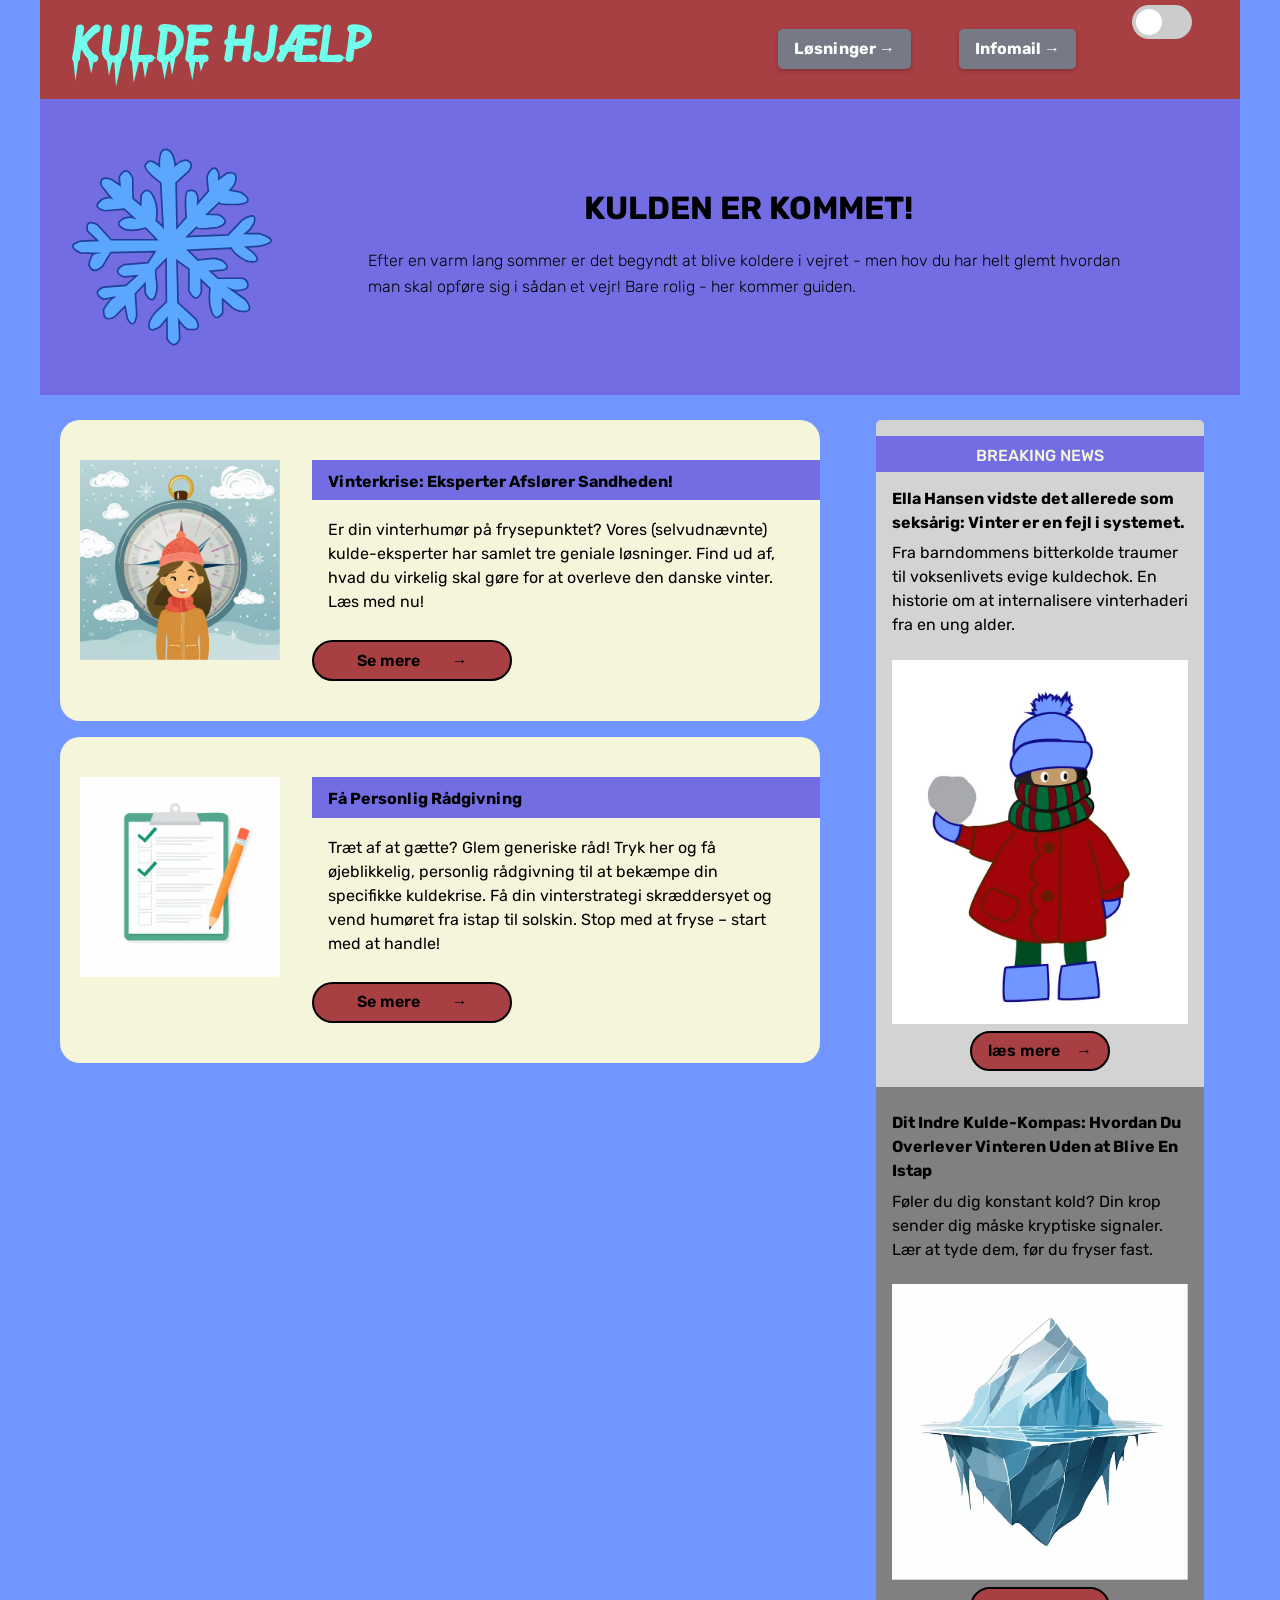
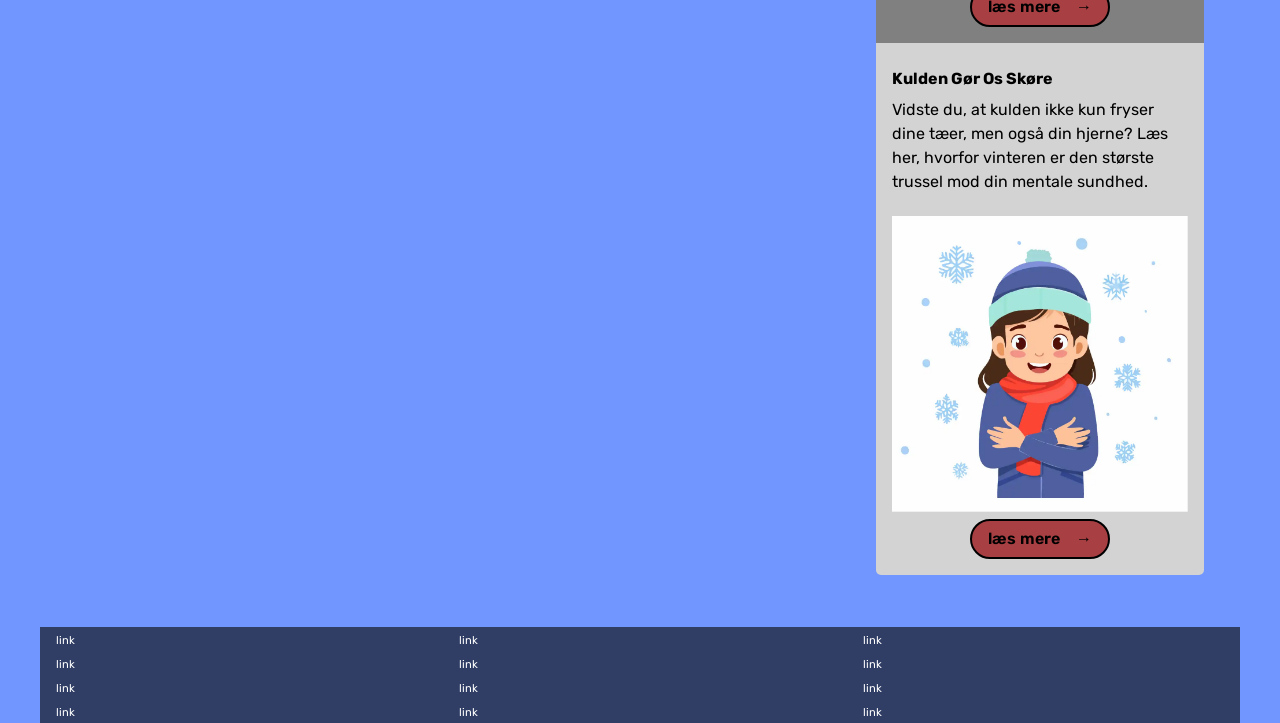
<file: index.html>
<!DOCTYPE html>
<html lang="en">

<head>
  <meta charset="UTF-8" />
  <meta http-equiv="X-UA-Compatible" content="IE=edge" />
  <meta name="viewport" content="width=device-width, initial-scale=1.0" />
  <link rel="stylesheet" href="css/reset.css" />
  <link rel="stylesheet" href="css/custom.css" />
  <link rel="stylesheet" href="css/fonts.css" />
  <link rel="stylesheet" href="css/general.css" />
  <link rel="stylesheet" href="css/layout.css" />
  <link rel="stylesheet" href="css/burger.css" />
  <link rel="stylesheet" href="css/cards.css" />
  <link rel="stylesheet" href="css/infographic.css" />
  <link rel="icon" type="image/png" href="img/fav.png" />
  <title>Emergency Site</title>
</head>

<body id="frontpage">
  <header>
    <nav>
      <div id="logotype-wrapper" class="logo">
        <a href="index.html"> <img src="img/logo3.svg" alt="logo"> </a>
      </div>

      <ul class="menu">
        <li><a class="menuItem" href="instructions.html">Løsninger </a></li>
        <li><a class="menuItem" href="register.html">Infomail</a></li>
        <label class="switch">
          <input type="checkbox" id="toggle">
          <span class="slider"></span>
        </label>
      </ul>



      <button class="burger">
        <span class="line"></span>
        <span class="line"></span>
        <span class="line"></span>
      </button>
    </nav>
  </header>
  <section id="main-disclamer">
    <div id="main-disclamer-content">
      <img src="img/snefnug.svg" alt="ICON" class="icon" />
      <div class="h1-p-forside">
        <h1>KULDEN ER KOMMET!</h1>
        <p class="sub">Efter en varm lang sommer er det begyndt at blive koldere i vejret - men hov du har helt glemt
          hvordan man skal opføre
          sig i sådan et vejr! Bare rolig - her kommer guiden.</p>
      </div>
    </div>
  </section>
  <main>
    <section id="daily">
      <article class="daily_card">
        <img src="img/pigekompas.webp" alt="teaser_img" />
        <div class="daily_text">
          <h2>Vinterkrise: Eksperter Afslører Sandheden!</h2>
          <p>
            Er din vinterhumør på frysepunktet? Vores (selvudnævnte) kulde-eksperter har samlet tre geniale løsninger.
            Find ud af, hvad du virkelig skal gøre for at overleve den danske
            vinter. Læs med nu!
          </p>
          <a href="instructions.html" class="cta_btn">Se mere</a>
        </div>
      </article>
      <article class="daily_card">
        <img src="img/tegning.webp" alt="teaser_img" />
        <div class="daily_text">
          <h2>Få Personlig Rådgivning</h2>
          <p>
            Træt af at gætte? Glem generiske råd! Tryk her og få øjeblikkelig, personlig rådgivning til at bekæmpe din
            specifikke
            kuldekrise. Få din vinterstrategi skræddersyet og vend humøret fra istap
            til solskin. Stop med at fryse – start med at handle!
          </p>
          <a href="register.html" class="cta_btn">Se mere</a>
        </div>
      </article>
    </section>
    <section id="breaking">
      <article class="news_card">
        <h3 class="h3_nyhed">Ella Hansen vidste det allerede som seksårig: Vinter er en fejl i systemet.</h3>
        <p>Fra barndommens bitterkolde traumer til voksenlivets evige kuldechok. En historie om at internalisere
          vinterhaderi fra
          en ung alder.</p>
        <img src="img/pige2.webp" alt="news_img" class="pige2">


        <dialog id="dialog1">
          <form method="">
            <h2>Ella Hansen vidste det allerede som seksårig: Vinter er en fejl i systemet.</h2>
            <img src="img/pige2.webp" alt="news_img" class="pige2">
            <p>Da seksårige Ella første gang mødte den danske vinter i al sin isnende pragt, var det ikke kærlighed ved
              første blik.
              Snarere en dyb, eksistentiel frygt, der skulle præge hendes forhold til årstiden for evigt. Mens andre
              børn jublede over
              snebolde og kælketure, sad Ella indendørs og drømte om sandaler og solskin. En pioner, kan man sige, inden
              for den
              moderne kuldeforskrækkelse. Hendes mor forsøgte ihærdigt at forklare fænomenet "dansk vinter" som en
              "hyggelig" periode,
              men Ella vidste bedre. Hygge var, når man ikke behøvede at iføre sig et ingeniør-designet lag-på-lag
              system bare for at
              gå ned til postkassen.</p>
            <h3>Fra snefnug til snechok: En livslang kamp</h3>
            <p>Ellas barndom var en lang, sej kamp mod hue-tvang, frostbid og den evige trussel om våde vanter. Hun
              husker tydeligt den
              dag, hun opdagede, at man faktisk kunne bo steder, hvor temperaturen altid var over frysepunktet. En
              åbenbaring, der
              ændrede hendes verdenssyn for altid. Hvorfor skulle man overhovedet finde sig i at skovle sne, når man
              kunne ligge på en
              strand og bekymre sig om sand i bikinien? Et meget mere tiltalende problem, mente hun. Denne tidlige
              indsigt har formet
              hende til den kuldeskye kvinde, hun er i dag. En kvinde, der instinktivt når efter det tykkeste uldtæppe,
              så snart
              kalenderen viser oktober.</p>
            <h3>Voksenlivets brutale realitet: Klimaanlægget er din ven</h3>
            <p>Som voksen er Ella blevet en sand mester i kulde-undvigelse. Hun har perfektioneret kunsten at sidde
              strategisk placeret
              ved radiatoren på kontoret og har udviklet en sjette sans for kolde træk. Hun er typen, der har et tæppe
              liggende under
              skrivebordet, selv i juli, bare i tilfælde af et pludseligt temperaturdyk. Hendes veninder ryster på
              hovedet, men
              inderst inde ved de, at Ella bare er ærlig omkring den universelle sandhed: Vinteren er, og vil altid
              være, en fejl i
              systemet. Og måske, bare måske, har hun fat i noget. For hvem vil ikke gerne være en lille pige, der
              drømmer om sommer,
              frem for en voksen, der desperat søger et ledigt sæde ved pejsen?</p>
            <button id="close_btn"> Luk</button>
          </form>
        </dialog>
        <button class="cta_btn" id="cta_open1">læs mere </button>
      </article>

      <article class="news_card">
        <h3 class="h3_hvid">Dit Indre Kulde-Kompas: Hvordan Du Overlever Vinteren Uden at Blive En Istap</h3>
        <p class="p_hvid">Føler du dig konstant kold? Din krop sender dig måske kryptiske signaler. Lær at tyde dem, før
          du fryser
          fast.</p>
        <img src="img/iceberg.webp" alt="news_img" />

        <dialog id="dialog2">
          <form method="">
            <h2>Dit Indre Kulde-Kompas: Hvordan Du Overlever Vinteren Uden at Blive En Istap</h2>
            <img src="img/iceberg.webp" alt="news_img" />
            <p>Det er en kendsgerning, at vi ikke alle er skabt ens, når det kommer til temperaturregulering. Nogle
              mennesker, typisk
              dem fra Jylland med en forkærlighed for at lufte bare ankler i frostvejr, synes at have et indbygget
              atomkraftværk i
              kroppen. De er de såkaldte "varmblodede nordjyder". Så er der os andre. Os, hvis kulde-kompas altid peger
              mod "iskold"
              så snart september rammer. Vi er de evige frossenpinde, de der har overvejet at flytte til et drivhus for
              at opretholde
              en basal kropstemperatur. Men frygt ikke, der findes metoder til at navigere i denne kolde verden.</p>
            <h3> Frossenpindens ABC: Anerkend, Bekæmp, Overlev.</h3>
            <p>Det første skridt er at anerkende din indre frossenpind. Stop med at lade som om, du synes, en tur i
              efteråret er
              "frisk". Det er koldt, og du fortjener at pakke dig ind. Bekæmp derefter kulden med alle tilgængelige
              midler. Vi taler
              ikke kun om det obligatoriske uldundertøj – vi taler også om strategisk placerede varmepuder, varme drikke
              i et konstant
              flow og en generel modvilje mod at forlade hjemmet, medmindre det er absolut nødvendigt. Overlevelse
              handler om at
              minimere din eksponering for kolde overflader og maximere din kontakt med varme kilder. Din sofa er nu din
              kommandocentral.</p>
            <h3>Fra indre kulde til udstrålende varme: En mission umulig? </h3>
            <p>Kan en frossenpind nogensinde blive en varmblodet nordjyde? Svaret er et rungende nej. Men du kan lære at
              leve med det.
              Din mission er ikke at ændre dit indre kulde-kompas, men at justere din tilværelse derefter. Tænk
              strategisk. Vælg
              restauranter med pejs. Prioritér badekar over bruser. Investér i fleeceforede leggings, der ligner
              almindelige
              strømpebukser – en genial opfindelse fra en anden frossenpind. Og husk, at det er helt acceptabelt at have
              et arsenal af
              tæpper spredt ud over hele dit hjem. Når alt kommer til alt, er det din krop, din komfort, og din
              overlevelse, der
              tæller. Lad de varmblodede nordjyder grine; du har det i det mindste varmt.</p>

            <button id="close_btn2"> Luk</button>
          </form>
        </dialog>
        <button class="cta_btn" id="cta_open2">læs mere </button>


      </article>
      <article class="news_card">
        <h3>Kulden Gør Os Skøre</h3>
        <p>Vidste du, at kulden ikke kun fryser dine tæer, men også din hjerne? Læs her, hvorfor vinteren er den største
          trussel
          mod din mentale sundhed.</p>
        <img src="img/freezing.webp" alt="news_img" />

        <dialog id="dialog3">
          <form method="dialog">
            <h2>Kulden Gør Os Skøre</h2>
            <h5>Fra deprimerede d-vitamin-junkier til tøjkrisens ofre. Vinteren har en uhyggelig evne til at underminere
              vores forstand
              og vores gode humør. Er det tid til en total-lockdown?</h5>
            <img src="img/freezing.webp" alt="news_img" />
            <p>Vi kender alle den følelse: Den der dybe, nagende irritation, der sætter ind, så snart man ser den første
              frost på
              ruden. Det er ikke kun dine fingre, der fryser; det er også din hjerne. Vinteren i Danmark, med sine
              korte, mørke dage
              og temperaturer, der konstant flirter med frysepunktet, er ikke bare en ubelejlighed; det er en direkte
              trussel mod
              vores mentale stabilitet. Vi taler ikke om almindelig vintertræthed, men om en tilstand af "Neuro-Is",
              hvor rationel
              tænkning viger pladsen for tårer over en glemt hue og impulskøb af flybilletter til Thailand.</p>
            <h3>Mørket og Melatoninen: En kemisk krig</h3>
            <p>Kernen i problemet er vores biologiske ur, som fuldstændig går i udu, når solen går ned klokken 15:30.
              Den manglende
              eksponering for dagslys får vores krop til at tro, at det er sengetid hele tiden. Melatonin,
              nattesøvnshormonet, pumper
              rundt i kroppen som en overivrig bartender. Resultatet? Vi er konstant trætte, irriterede og ude af stand
              til at huske,
              hvor vi lagde vores nøgler. Vores energiniveau falder til et niveau, der bedst kan beskrives som "doven
              snegl", og selv
              de mindste opgaver – som at tage opvasken – føles som at bestige Mount Everest i sandaler. Dette er ikke
              dovenskab;
              dette er en kemisk krig, og din hjerne er slagmarken.</p>
            <h3>Den Permanente Tøjkrise: Vi er ikke designet til lag-på-lag
              En anden faktor, der driver os til vanvid, er den uendelige tøjkrise.</h3>
            <p>Om vinteren er påklædning ikke en let beslutning; det er en ingeniørmæssig bedrift. Du skal balancere
              mellem at undgå at
              fryse ihjel udenfor og undgå at koge over, så snart du træder ind i en butik, der har skruet op for
              varmen. Valget står
              mellem 1) at ligne Michelin-manden i seks lag uld og termotøj, eller 2) at ligne en frossen pind i det
              flatterende, men
              livsfarlige, tynde tøj. Uanset hvad du vælger, ender du med at føle dig enten klaustrofobisk eller blå af
              kulde. Det er
              denne konstante, stressende beslutningsproces, der langsomt, men sikkert, tærer på vores mentale
              ressourcer. Vi har
              simpelthen ikke hjernekapacitet til både at holde varmen og fungere som fornuftige samfundsborgere.</p>
            <button id="close_btn3"> Luk</button>
          </form>
        </dialog>
        <button class="cta_btn" id="cta_open3">læs mere </button>

      </article>
    </section>
  </main>

  <footer>
    <nav class="some">
      <ul>
        <li><a href="">link</a></li>
        <li><a href="">link</a></li>
        <li><a href="">link</a></li>
        <li><a href="">link</a></li>
      </ul>
    </nav>
    <nav class="another">
      <ul>
        <li><a href="">link</a></li>
        <li><a href="">link</a></li>
        <li><a href="">link</a></li>
        <li><a href="">link</a></li>
      </ul>
    </nav>
    <nav class="yetanother">
      <ul>
        <li><a href="">link</a></li>
        <li><a href="">link</a></li>
        <li><a href="">link</a></li>
        <li><a href="">link</a></li>
      </ul>
    </nav>
  </footer>
  <script src="js/burger.js"></script>
  <script src="js/main.js"></script>
  <script src="js/dialog.js"></script>
  <script src="js/darkmode.js"></script>



</body>

</html>
</file>
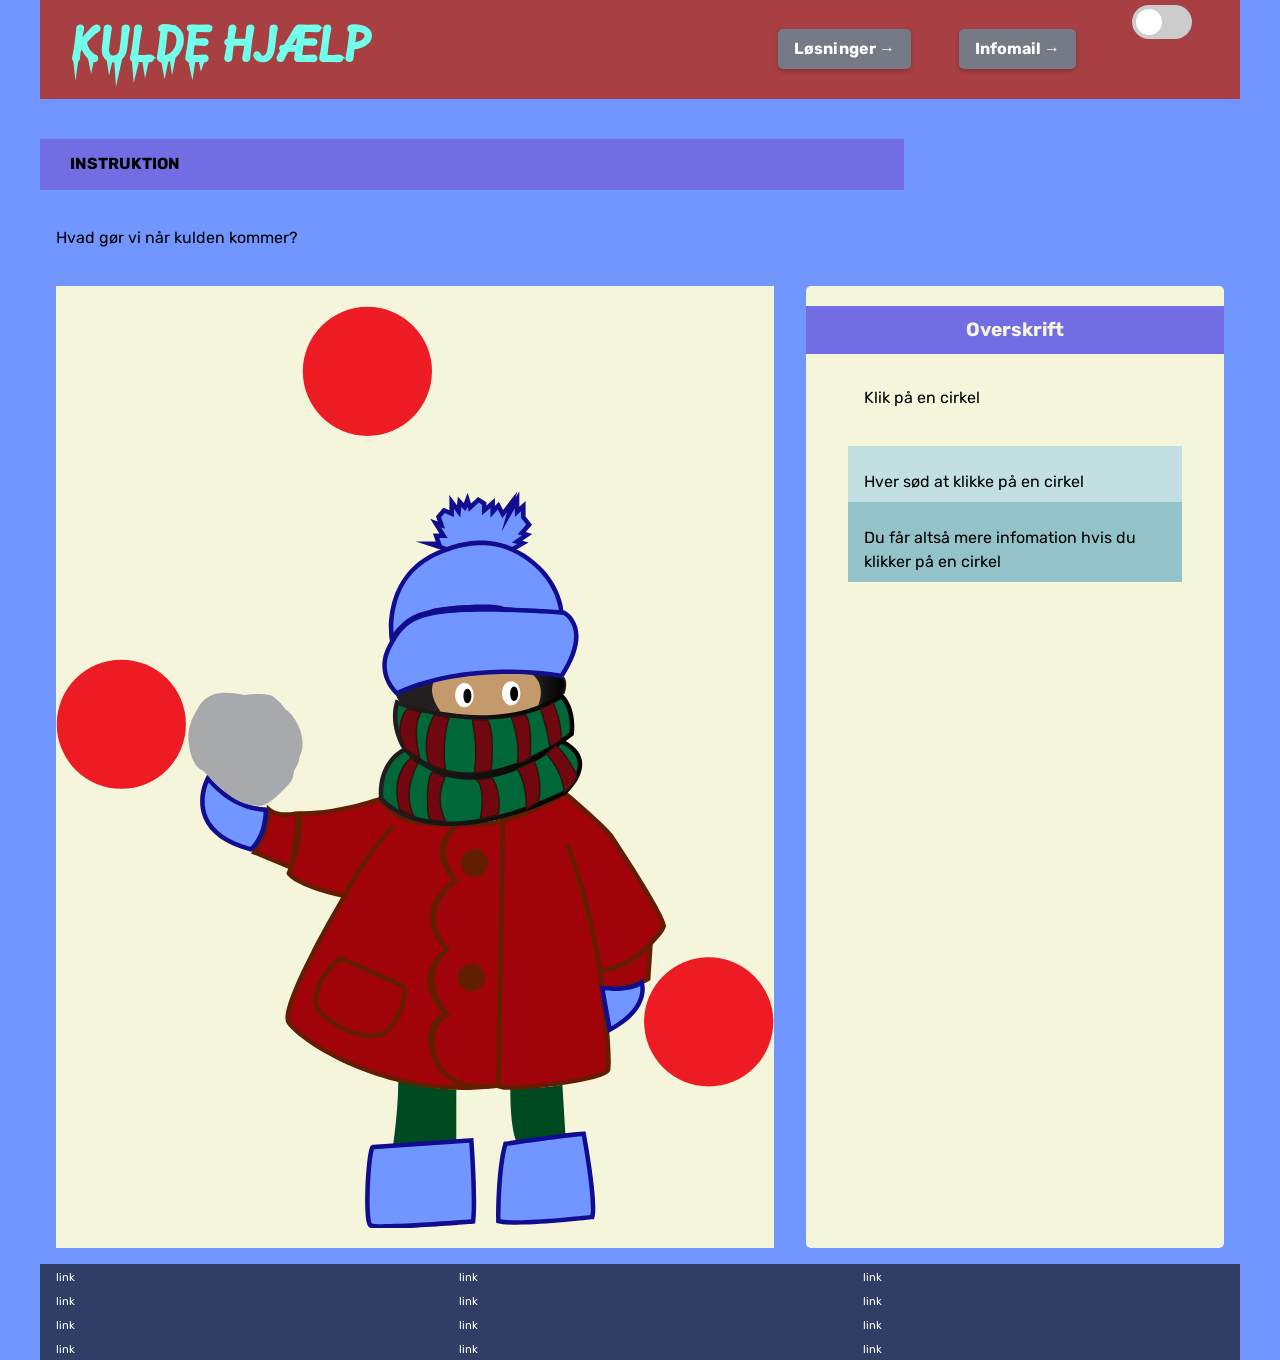
<file: instructions.html>
<!DOCTYPE html>
<html lang="en">

<head>
    <meta charset="UTF-8" />
    <meta http-equiv="X-UA-Compatible" content="IE=edge" />
    <meta name="viewport" content="width=device-width, initial-scale=1.0" />
    <link rel="stylesheet" href="css/reset.css" />
    <link rel="stylesheet" href="css/custom.css" />
    <link rel="stylesheet" href="css/fonts.css" />
    <link rel="stylesheet" href="css/general.css" />
    <link rel="stylesheet" href="css/layout.css" />
    <link rel="stylesheet" href="css/burger.css" />
    <link rel="stylesheet" href="css/cards.css" />
    <link rel="stylesheet" href="css/infographic.css" />
    <link rel="icon" type="image/png" href="img/fav.png" />
    <title>Emergency Site</title>
</head>

<body id="instruction">
    <header>
        <nav>
            <div id="logotype-wrapper" class="logo">
                <a href="index.html"> <img src="img/logo3.svg" alt="logo"> </a>
            </div>

            <ul class="menu">
                <li><a class="menuItem" href="instruction.html">Løsninger </a></li>
                <li><a class="menuItem" href="register.html">Infomail</a></li>
                <label class="switch">
                    <input type="checkbox" id="toggle">
                    <span class="slider"></span>
                </label>
            </ul>
            <button class="burger">
                <span class="line"></span>
                <span class="line"></span>
                <span class="line"></span>
            </button>
        </nav>
    </header>

    <main>
        <h1>INSTRUKTION</h1>
        <p>Hvad gør vi når kulden kommer?</p>
        <section class="info-graphic">
            <?xml version="1.0" encoding="UTF-8"?>
            <svg xmlns="http://www.w3.org/2000/svg" xmlns:xlink="http://www.w3.org/1999/xlink"
                viewBox="0 0 476.89 612.78">
                <defs>
                    <linearGradient id="linear-gradient" x1="317.69" y1="359.21" x2="338.41" y2="359.21"
                        gradientTransform="translate(0 613.89) scale(1 -1)" gradientUnits="userSpaceOnUse">
                        <stop offset="0" stop-color="#231f20" />
                        <stop offset="1" stop-color="#000" />
                    </linearGradient>
                    <linearGradient id="linear-gradient-2" x1="223.77" y1="328.94" x2="344.27" y2="328.94"
                        gradientTransform="translate(0 613.89) scale(1 -1)" gradientUnits="userSpaceOnUse">
                        <stop offset="0" stop-color="#231f20" />
                        <stop offset="1" stop-color="#000" />
                    </linearGradient>
                    <linearGradient id="linear-gradient-3" x1="214.32" y1="297.58" x2="349.52" y2="297.58"
                        gradientTransform="translate(0 613.89) scale(1 -1)" gradientUnits="userSpaceOnUse">
                        <stop offset="0" stop-color="#231f20" />
                        <stop offset="1" stop-color="#000" />
                    </linearGradient>
                </defs>
                <g id="Layer_1" data-name="Layer 1">
                    <g>
                        <path d="M228.3,516.11s18.44,4.94,36.58,5.23v33.12l-39.8,2.03s3.22-22.95,3.22-40.38Z"
                            style="fill: #004a21;" />
                        <path
                            d="M223.92,557.55l.17-1.2c.03-.23,3.21-23.08,3.21-40.25v-1.3l1.26.34c.18.05,18.53,4.91,36.34,5.2l.98.02v35.06l-41.96,2.14h0ZM229.29,517.39c-.13,14.83-2.43,33.22-3.06,38.04l37.65-1.92v-31.19c-15.04-.38-30.21-3.85-34.59-4.93h0Z"
                            style="fill: #004a21;" />
                    </g>
                    <g>
                        <path d="M302.75,520.41s16.03.9,32.63-2.08l1.97,32.13-30.66,3.79s-3.94-6.82-3.94-33.84h0Z"
                            style="fill: #004a21;" />
                        <path
                            d="M306.15,555.32l-.33-.57c-.17-.29-4.07-7.36-4.07-34.34v-1.06l1.06.06c.16,0,16.11.86,32.4-2.06l1.11-.2,2.1,34.19-32.25,3.98h-.02ZM303.75,521.45c.08,21.35,2.7,29.6,3.54,31.71l29-3.58-1.84-30.07c-13.71,2.32-26.94,2.07-30.7,1.94Z"
                            style="fill: #004a21;" />
                    </g>
                    <g>
                        <path
                            d="M296.7,341.76s25.44-6.36,41.05-18.5c0,0,26.6,22.55,30.65,28.33s36.43,55.51,35.27,60.14-11.56,14.46-14.46,17.35-11.56,9.83-27.75,12.72l4.05,35.27s2.31,23.13,1.16,30.07c-1.15,6.94-73.43,15.61-72.86,10.41s2.89-175.78,2.89-175.78h0Z"
                            style="fill: #a00309;" />
                        <path
                            d="M301.95,520.63c-2.25,0-4.16-.09-5.62-.29-1.06-.15-4.28-.59-4.02-2.96.45-4.06,2.08-116.66,2.88-175.64l.02-1.15,1.12-.28c.25-.06,25.32-6.43,40.5-18.23l.96-.75.93.79c1.09.93,26.79,22.74,30.91,28.62.38.54,37,55.33,35.5,61.36-1,4-7.18,10.5-13.72,16.93-.45.44-.83.82-1.13,1.12-2.23,2.23-10.67,9.62-27.17,12.88l3.89,33.89c.1.97,2.32,23.43,1.15,30.48-.22,1.33-.9,5.38-31.77,10.07-11.52,1.75-25.55,3.18-34.42,3.18v-.02ZM295.34,517.08c1.81.63,9.14.96,23.81-.5,13.42-1.33,27.31-3.59,36.25-5.89,8.93-2.29,9.77-3.82,9.8-3.89,1.09-6.59-1.17-29.37-1.19-29.6l-4.21-36.65,1.39-.25c16.55-2.96,24.82-10.17,26.96-12.3.31-.31.7-.69,1.15-1.14,3.28-3.22,11.98-11.78,12.91-15.51.18-4.77-29.36-50.8-35.04-58.91-3.48-4.96-24.77-23.25-29.47-27.27-13.99,10.43-34.47,16.38-39.52,17.74-.21,15.77-2.22,162.4-2.84,174.16h0Z"
                            style="fill: #631d00;" />
                    </g>
                    <g>
                        <path
                            d="M215.96,327.23s-28.76,10.6-54.12,9.84c0,0,1.89,19.68-7.19,39.74,0,0,3.78,7.57,37.09,15.14,0,0-43.9,73.04-37.09,84.02s66.3,51.98,139.15,41.57c0,0-22.15,4.09-33.89-6.37-13.71-12.22-16.31-36.5,0-40.87.13,1.69-26.57-22.68,0-43.14,0,0-26.04-22.72,5.25-45.42,0,0-21.57-20.82,2.27-37.85,0,0-28.38,2.27-38.98-4.92,0,0-11.35-6.43-12.49-11.73h0Z"
                            style="fill: #a00309;" />
                        <path
                            d="M270.1,520.72c-29.22,0-54.11-7.45-71.21-14.56-14.18-5.89-24.52-12.15-30.71-16.36-7.28-4.95-12.81-9.83-14.8-13.04-1.16-1.88-4.71-7.58,15.93-47.6,8.22-15.94,17.1-31.14,20.09-36.21-31.22-7.35-35.68-14.64-36.09-15.47l-.32-.64.29-.65c8.8-19.44,7.08-38.78,7.06-38.98l-.16-1.69,1.7.05c24.76.74,53.27-9.64,53.56-9.75l1.62-.6.36,1.69c.72,3.37,7.6,8.38,11.76,10.74l.1.06c10.04,6.81,37.74,4.69,38.02,4.67l5.4-.43-4.41,3.15c-6.55,4.68-10.1,10.06-10.54,16-.78,10.48,8.35,19.46,8.44,19.55l1.28,1.24-1.45,1.05c-9.44,6.84-14.41,14.32-14.77,22.21-.54,11.8,9.53,20.77,9.63,20.86l1.37,1.2-1.45,1.11c-8.08,6.22-11.82,13.38-11.11,21.29.86,9.65,8.18,17.53,10.24,19.11l1.32-.35.23,3.04-1.23.41c-.11.03-.24.04-.37.04-6.07,1.8-8.37,6.44-9.23,10.06-2.16,9.09,2.15,20.92,10.24,28.13,8.56,7.63,23.31,7.08,29.62,6.42,1.02-.13,2.04-.26,3.06-.41l.48,2.96c-.23.04-1.74.31-4.07.53-6.82.81-13.47,1.17-19.91,1.17h.03ZM156.38,376.61c1.6,1.71,8.89,7.79,35.69,13.88l2.02.46-1.07,1.78c-16.79,27.94-41.71,75.03-37.1,82.46,6.23,10.04,53.06,41.98,112.75,42.52-3.53-1.16-6.92-2.88-9.76-5.41-8.87-7.9-13.56-20.97-11.16-31.07,1.26-5.32,4.4-9.27,8.97-11.37-2.48-2.39-5.36-6.47-6.95-9.67-7.97-15.99.9-27.29,7.88-33.14-2.95-3.03-9.85-11.32-9.37-22,.38-8.46,5.31-16.36,14.64-23.51-2.69-3.04-8.85-11.1-8.15-20.63.41-5.61,3.13-10.73,8.1-15.27-8.63.32-26.84.24-35.21-5.39-1.31-.75-10.08-5.89-12.6-11.1-6,2.05-29.85,9.7-51.61,9.47.24,5.15.29,21.25-7.06,38.01v-.02Z"
                            style="fill: #631d00;" />
                    </g>
                    <g>
                        <path d="M394.86,423.42l-1.54,23.53s-12.03,7.71-30.57,6.07l-1.29-11.23s19.43-1.65,33.4-18.37h0Z"
                            style="fill: #a00309;" />
                        <path
                            d="M367.96,454.75c-1.71,0-3.5-.07-5.34-.24l-1.22-.11-1.6-13.98,1.54-.13c.19-.02,19-1.82,32.38-17.84l2.95-3.53-1.89,28.88-.64.41c-.46.29-10.4,6.54-26.17,6.54h0ZM364.1,451.62c14.8.99,25.18-4.12,27.78-5.56l1.21-18.45c-11.59,11.77-25.39,14.78-29.97,15.48l.98,8.53Z"
                            style="fill: #631d00;" />
                    </g>
                    <g>
                        <path
                            d="M159.2,337.16s-11.1,2.63-17.53-2.63c0,0,.58,11.68-9.93,28.34l24.54,10.08s6.93-36.35,2.92-35.79h0Z"
                            style="fill: #a00309;" />
                        <path
                            d="M157.4,375.03l-27.89-11.46.95-1.51c10.09-15.98,9.71-27.35,9.7-27.46l-.15-3.35,2.6,2.12c5.77,4.72,16.13,2.35,16.23,2.33l.13-.03c.68-.1,1.35.14,1.83.65,2.87,3.01-.69,24.41-3.07,36.9l-.34,1.81h0ZM133.94,362.15l21.2,8.71c2.52-13.64,4.47-28.76,3.63-32.08-2.41.45-9.88,1.5-15.71-1.55-.41,4.32-2.13,13.35-9.11,24.92h0Z"
                            style="fill: #631d00;" />
                    </g>
                    <g>
                        <path d="M388.93,449.14s6.3,17.09-21.21,31.51l-4.96-27.64s18.1,2.34,26.18-3.88h-.01Z"
                            style="fill: #7196ff;" />
                        <path
                            d="M366.6,482.94l-5.69-31.66,2.03.26c.17.02,17.58,2.18,25.07-3.58l1.62-1.24.71,1.91c.28.75,6.43,18.5-21.93,33.36l-1.81.95h0ZM364.58,454.71l4.25,23.64c19.13-10.69,19.75-22.29,19.12-26.78-7.22,3.99-18.72,3.53-23.37,3.15h0Z"
                            style="fill: #120c8e;" />
                    </g>
                    <g>
                        <path
                            d="M139.45,334.53s-20.71.87-38.59-20.77c0,0-18.59,34.59,28.47,47.06,0,0,9.65-6.45,10.12-26.29Z"
                            style="fill: #7196ff;" />
                        <path
                            d="M129.61,362.44l-.66-.17c-16.11-4.27-26.5-11.57-30.9-21.71-5.87-13.53,1.19-26.95,1.49-27.51l1.06-1.97,1.42,1.72c17.15,20.77,37.18,20.23,37.37,20.23l1.6-.06-.04,1.6c-.48,20.38-10.36,27.22-10.78,27.5l-.56.38h0ZM101.26,316.53c-1.63,4.09-4.48,13.6-.45,22.86,3.96,9.09,13.44,15.75,28.18,19.78,1.83-1.59,8.15-8.13,8.9-23.16-5.16-.25-21.58-2.42-36.64-19.48h.01Z"
                            style="fill: #120c8e;" />
                    </g>
                    <g>
                        <path
                            d="M98.64,307.37s-5.89-.76-8.44-13.26,1.61-19.46,4.49-24.72,7.45-15.03,30.33-9.43c0,0,14.65-2.16,18.89,1.02s7.64,8.13,7.64,8.13c0,0,2.73.98,6.62,7.46s5.44,14.96,2.85,20.75,1.05,1.64-4.55,11.22c0,0,.58,4.78-3.5,8.69s-12.8,14.37-19.29,13.19-14.43.13-35.04-23.06h0Z"
                            style="fill: #a7a9ac;" />
                        <path
                            d="M134.71,332.02c-.44,0-.87-.04-1.3-.11-.67-.12-1.35-.21-2.06-.31-6.31-.87-14.94-2.06-33.53-22.88-1.78-.56-6.82-3.13-9.09-14.3-2.57-12.63,1.43-19.9,4.35-25.21l.54-.98c2.92-5.37,8.35-15.36,31.48-9.79,2.53-.35,15.32-1.95,19.72,1.35,3.8,2.85,6.89,6.97,7.75,8.16,1.07.59,3.65,2.45,6.9,7.87,4.4,7.34,5.57,16.23,2.93,22.14-.93,2.07-.96,2.65-.98,3.16-.07,1.34-.26,2.38-3.41,7.81.04,1.5-.21,5.79-3.99,9.41-.65.62-1.41,1.4-2.26,2.28-4.49,4.61-11.11,11.42-17.03,11.42l-.02-.02ZM112.73,259.76c-11.09,0-14.23,5.77-16.48,9.9l-.54.99c-2.85,5.17-6.39,11.61-4.04,23.16,2.25,11.07,7.15,12.07,7.2,12.08l.51.09.38.4c18.07,20.32,26.12,21.43,32,22.24.75.1,1.48.2,2.18.33,4.66.86,11.54-6.22,15.65-10.44.88-.91,1.67-1.72,2.34-2.36,3.45-3.31,3.07-7.26,3.05-7.43l-.05-.49.25-.44c3.16-5.42,3.2-6.14,3.23-6.84.05-.94.17-1.85,1.24-4.24,2.23-4.97,1.09-12.94-2.76-19.37-3.45-5.76-5.85-6.83-5.88-6.84l-.4-.17-.29-.38s-3.32-4.79-7.31-7.78c-2.72-2.04-12.35-1.54-17.77-.74l-.29.04-.28-.07c-4.77-1.17-8.69-1.66-11.93-1.66v.02Z"
                            style="fill: #a7a9ac;" />
                    </g>
                    <g>
                        <path
                            d="M259.91,470.29s-22.7-22.9,0-43.14c0,0-23.77-21.9,5.25-45.42,0,0-18.21-21.32,2.27-37.85,0,0,14.96,2.44,29.26-2.12l-2.89,175.78s-28.94,5.47-39.11-12.33c0,0-13.15-23.58,5.21-34.92h.01Z"
                            style="fill: #a00309;" />
                        <path
                            d="M283.88,519.84c-1.86,0-3.87-.08-5.97-.29-11.63-1.17-20.11-5.87-24.52-13.59-.15-.26-3.45-6.24-4.46-13.75-1.3-9.55,1.71-17.18,8.7-22.19-2.85-3.33-9.64-12.46-9.3-23.46.22-7.12,3.39-13.66,9.43-19.45-2.63-2.86-8.83-10.76-8.5-21.22.27-8.62,4.92-16.82,13.83-24.37-2.26-3.06-7.69-11.54-6.78-21.31.62-6.64,4.04-12.52,10.19-17.48l.52-.42.66.11c.14.02,14.79,2.32,28.56-2.07l1.99-.63-2.95,179.09-1.2.23c-.23.04-4.43.82-10.2.82v-.02ZM267.88,345.47c-5.17,4.33-8.06,9.37-8.58,14.99-1.01,10.74,6.93,20.21,7.01,20.31l1,1.17-1.19.97c-8.92,7.23-13.58,14.99-13.85,23.05-.38,11.58,8.58,20.02,8.67,20.1l1.21,1.12-1.23,1.1c-6.14,5.48-9.37,11.65-9.58,18.35-.39,12.32,9.55,22.52,9.65,22.62l1.33,1.34-1.6.99c-7.04,4.35-10.01,11.13-8.81,20.15.93,6.96,4.08,12.7,4.12,12.76,8.36,14.66,30.86,12.53,36.32,11.77l2.84-172.47c-12.26,3.39-24.3,2.09-27.29,1.68h-.02Z"
                            style="fill: #631d00;" />
                    </g>
                    <g>
                        <path d="M339.49,357.37s13.3,30.07,21.97,84.42" style="fill: #861900;" />
                        <path
                            d="M359.98,442.03c-8.54-53.5-21.73-83.75-21.86-84.05l2.74-1.21c.13.3,13.48,30.87,22.08,84.79l-2.96.47h0Z"
                            style="fill: #631d00;" />
                    </g>
                    <g>
                        <circle cx="277.9" cy="369.95" r="7.61" style="fill: #631d00;" />
                        <path
                            d="M277.9,379.07c-5.03,0-9.11-4.09-9.11-9.11s4.09-9.11,9.11-9.11,9.11,4.09,9.11,9.11-4.09,9.11-9.11,9.11ZM277.9,363.84c-3.37,0-6.11,2.74-6.11,6.11s2.74,6.11,6.11,6.11,6.11-2.74,6.11-6.11-2.74-6.11-6.11-6.11Z"
                            style="fill: #631d00;" />
                    </g>
                    <g>
                        <circle cx="275.88" cy="445.95" r="7.61" style="fill: #631d00;" />
                        <path
                            d="M275.88,455.06c-5.03,0-9.11-4.09-9.11-9.11s4.09-9.11,9.11-9.11,9.11,4.09,9.11,9.11-4.09,9.11-9.11,9.11ZM275.88,439.84c-3.37,0-6.11,2.74-6.11,6.11s2.74,6.11,6.11,6.11,6.11-2.74,6.11-6.11-2.74-6.11-6.11-6.11Z"
                            style="fill: #631d00;" />
                    </g>
                    <g>
                        <path
                            d="M210.68,558.57l65.18-4.32s2.91,38,1.21,53.75c0,0-63.72,5.09-68.09,2.67s-1.21-53.31,1.7-52.09h0Z"
                            style="fill: #7196ff;" />
                        <path
                            d="M217.9,612.78c-5.04,0-8.62-.23-9.65-.8-.9-.5-3.63-2.02-2.77-25.9.41-11.28,1.64-24.39,3.19-27.61.62-1.27,1.48-1.45,2.04-1.41l66.52-4.41.11,1.48c.12,1.56,2.9,38.32,1.21,54.02l-.13,1.24-1.24.1c-8.28.66-42.19,3.28-59.28,3.28h0ZM209.78,609.38c3.77,1.48,41.79-.88,65.92-2.78,1.24-14.24-.73-43.81-1.23-50.76l-63.21,4.19c-.84,2.13-2.14,11.15-2.71,24.58-.68,16.14.35,23.59,1.23,24.77ZM209.82,609.44h0Z"
                            style="fill: #120c8e;" />
                    </g>
                    <g>
                        <path
                            d="M298.51,556.49s40.49-6.08,51.96-6.65c0,0,8.58,45.77,5.68,55.32,0,0-50.83,5.79-62.35,2.61,0,0-.35-34.01,4.7-51.28h.01Z"
                            style="fill: #7196ff;" />
                        <path
                            d="M305.95,610.22c-5.43,0-9.93-.28-12.54-1.01l-1.09-.3v-1.13c-.03-1.4-.3-34.43,4.75-51.71l.27-.92.95-.14c1.66-.25,40.69-6.09,52.11-6.67l1.31-.07.24,1.29c.35,1.88,8.61,46.24,5.64,56.04l-.29.94-.98.11c-1.62.18-31.58,3.57-50.38,3.57h.01ZM295.3,606.57c11.88,2.28,52.58-2.02,59.64-2.79,1.6-8.81-3.31-39.34-5.7-52.37-11.62.83-43.6,5.53-49.55,6.42-4.16,15.27-4.39,42.74-4.39,48.74Z"
                            style="fill: #120c8e;" />
                    </g>
                    <path
                        d="M193.12,392.54l-2.76-1.18c8.22-19.2,31.39-45.98,32.37-47.11l2.26,1.97c-.24.27-23.85,27.56-31.88,46.32h.01Z"
                        style="fill: #631d00;" />
                    <path
                        d="M209.13,486.28c-1.98,0-4.11-.22-6.38-.66-6.84-1.33-14.41-4.63-20.75-9.05-8.82-6.14-12.82-12.6-10.79-17.37.15-2.31,1.64-15.73,16.82-27.27l.71-.54,43.58,19.48.13.79c.11.65,2.52,16.02-10.91,30.02-2.91,3.04-7.14,4.59-12.42,4.59h0ZM189.14,434.87c-7.42,5.85-11.08,12.14-12.85,16.44-1.98,4.81-2.1,8.26-2.1,8.29v.32l-.15.29c-1.55,3.2,2.33,8.79,9.67,13.9,15.37,10.7,30.21,11.2,35.67,5.5,6.44-6.72,8.85-13.81,9.73-18.58.7-3.79.58-6.76.47-8.1l-40.44-18.08v.02Z"
                        style="fill: #631d00;" />
                    <g>
                        <path
                            d="M250.58,249.61s-2.9,9.99,3.95,19.46c0,0,27.37,10.5,70.53-5.38,0,0,2.9-11.27-3.42-17.92,0,0-30.79-9.47-71.06,3.84h0Z"
                            style="fill: #c49a6c;" />
                        <path
                            d="M278.89,272.97c-1.91,0-3.68-.05-5.31-.14-12.18-.64-19.17-3.27-19.23-3.3l-.14-.05-.09-.12c-6.91-9.56-4.05-19.79-4.02-19.89l.07-.25.25-.08c20.87-6.9,39.16-7.58,50.81-6.94,12.65.7,20.47,3.07,20.55,3.09l.12.04.09.1c6.43,6.78,3.66,17.92,3.54,18.39l-.07.25-.25.09c-19.13,7.04-35.1,8.81-46.34,8.81h.02ZM254.85,268.65c2.15.76,29.02,9.58,69.79-5.34.37-1.67,2.16-11.26-3.27-17.11-2.18-.63-32.14-8.77-70.37,3.79-.37,1.58-2.07,10.35,3.85,18.65h0Z"
                            style="fill: #c49a6c;" />
                    </g>
                    <g>
                        <path
                            d="M226.55,257.23s13.25-7.2,24.01-7.74c0,0-4.65,6.66,3.77,19.13,0,0-16.51-.48-22.99-4.56,0,0-5.28-2.38-4.8-6.82h.01Z"
                            style="fill: #231f20;" />
                        <path
                            d="M255.29,269.14l-.98-.03c-.68-.02-16.73-.53-23.24-4.64-.17-.07-5.54-2.55-5.03-7.3l.03-.26.23-.13c.13-.07,13.47-7.26,24.22-7.8l1.01-.05-.57.83c-.04.06-4.32,6.57,3.78,18.56l.55.81h0ZM227.02,257.55c-.2,3.87,4.48,6.03,4.53,6.06,5.44,3.42,18.21,4.29,21.83,4.47-6.29-9.76-4.65-15.89-3.69-18.03-9.57.79-20.89,6.57-22.67,7.5Z"
                            style="fill: #231f20;" />
                    </g>
                    <g>
                        <path
                            d="M317.69,245.22s8.24,6.28,3.34,19.66c0,0,9.35-1.22,16.48-8.03,0,0,3.12-9.14-2.23-11.63,0,0-11.36-1.65-17.59,0Z"
                            style="fill: url(#linear-gradient);" />
                        <path
                            d="M320.28,265.49l.28-.77c4.7-12.85-2.85-18.84-3.17-19.09l-.81-.62.98-.26c6.26-1.66,17.32-.08,17.79,0l.14.04c5.69,2.64,2.62,11.85,2.49,12.24l-.04.12-.09.08c-7.16,6.85-16.37,8.12-16.76,8.17l-.82.11h.01ZM318.72,245.5c1.9,1.94,6.61,8.12,3.06,18.75,2.4-.47,9.59-2.28,15.29-7.67.32-1.03,2.55-8.7-1.94-10.87-.93-.13-10.49-1.4-16.42-.21h.01Z"
                            style="fill: #231f20;" />
                    </g>
                    <g>
                        <path
                            d="M276.9,258.46c0,4.17-2.52,7.54-5.63,7.54s-5.63-3.38-5.63-7.54,2.52-7.54,5.63-7.54,5.63,3.38,5.63,7.54Z"
                            style="fill: #fff;" />
                        <path
                            d="M271.26,266.5c-3.38,0-6.13-3.61-6.13-8.04s2.75-8.04,6.13-8.04,6.13,3.61,6.13,8.04-2.75,8.04-6.13,8.04ZM271.26,251.41c-2.83,0-5.13,3.16-5.13,7.04s2.3,7.04,5.13,7.04,5.13-3.16,5.13-7.04-2.3-7.04-5.13-7.04h0Z"
                            style="fill: #fff;" />
                    </g>
                    <g>
                        <ellipse cx="273.26" cy="259.05" rx="2.15" ry="4.31" />
                        <path
                            d="M273.26,263.87c-1.51,0-2.65-2.07-2.65-4.81s1.14-4.81,2.65-4.81,2.65,2.07,2.65,4.81-1.14,4.81-2.65,4.81ZM273.26,255.24c-.78,0-1.65,1.63-1.65,3.81s.87,3.81,1.65,3.81,1.65-1.63,1.65-3.81-.87-3.81-1.65-3.81h0Z"
                            style="fill: #000705;" />
                    </g>
                    <g>
                        <polygon
                            points="259.91 161.7 248.25 157.84 254.33 157.84 252.47 152.58 257.38 152.58 252.12 144.15 255.98 145.55 254.08 139.94 257.73 135.72 262.77 137.83 262.77 130.11 267.38 136.43 268.07 130.11 271.43 133.62 273.26 128.7 274.94 133.97 280.56 128.7 284.42 131.16 284.42 135.72 290.03 130.81 290.03 136.78 293.81 132.56 296.7 138.18 302.97 130.11 300.67 138.53 306.23 128.7 306.23 136.78 310.4 132.91 310.4 140.29 314.26 145.2 309.34 150.82 312.86 151.87 306.23 156.44 310.05 157.49 302.97 161.7 259.91 161.7"
                            style="fill: #7196ff;" />
                        <path
                            d="M303.39,163.2h-43.72l-20.71-6.86h13.25l-1.86-5.27h4.33l-6.14-9.82,5.02,1.83-1.17-3.48,4.92-5.68,3.96,1.66v-10.07l5.04,6.91.62-5.67,3.93,4.11,2.51-6.74,2.27,7.14,4.73-4.44,5.54,3.53v2.08l5.62-4.92v5.35l2.61-2.91,2.81,5.47,9.45-12.16-1.11,4.07,2.44-4.31v10.34l4.17-3.86v10.29l4.31,5.49-4.2,4.8,4.27,1.28-6.55,4.51,4.1,1.13-10.45,6.22v-.02ZM260.16,160.2h42.41l3.7-2.2-3.53-.97,6.7-4.62-2.75-.83,5.63-6.44-3.41-4.35v-4.46l-4.17,3.86v-5.81l-8.69,15.35,3.5-12.78-3.1,3.99-2.97-5.77-4.93,5.51v-6.59l-5.62,4.92v-7.05l-2.18-1.39-6.5,6.1-1.08-3.39-1.15,3.09-2.78-2.91-.76,6.97-4.18-5.73v5.38l-6.11-2.56-2.38,2.74,2.62,7.76-2.7-.98,4.39,7.03h-5.5l1.72,4.85,3.85,1.27h-.03Z"
                            style="fill: #120c8e;" />
                    </g>
                    <g>
                        <path
                            d="M223.07,221.17s-7.62-44.85,36.85-59.46c0,0,22.09-9.78,43.06,0s31.51,27.54,32.72,41.7c0,0-35.84-.6-40.05-2.71s-38.33-.6-45.67,2.11-15.77,2.11-26.91,18.37h0Z"
                            style="fill: #7196ff;" />
                        <path
                            d="M222.21,225.08l-.62-3.66c-.08-.46-7.3-46.25,37.79-61.12,1.65-.72,23.27-9.73,44.23.04,23,10.72,32.46,29.83,33.58,42.93l.14,1.66-1.66-.03c-3.7-.06-36.3-.67-40.7-2.87-3.56-1.78-36.96-.6-44.48,2.17-1.4.52-2.8.91-4.27,1.32-6.15,1.72-13.13,3.66-21.92,16.49l-2.1,3.06h.01ZM282.54,158.89c-12.31,0-21.88,4.13-22.02,4.19l-.14.05c-17.89,5.88-29.36,17.35-34.09,34.09-2.29,8.11-2.36,15.57-2.12,19.87,8.38-10.86,15.46-12.84,21.24-14.45,1.42-.4,2.75-.77,4.04-1.24,6.93-2.56,41.84-4.55,46.86-2.04,2.73,1.37,23.87,2.25,37.7,2.52-1.68-12.22-10.8-29.08-31.67-38.81-6.72-3.13-13.61-4.18-19.8-4.18h0Z"
                            style="fill: #120c8e;" />
                    </g>
                    <g>
                        <path
                            d="M337.41,203.7s19.44,9.62-1.68,42.01c0,0-59.92-11.23-109.19,11.52,0,0-15.7-13.1-3.98-32.9s18.95-26.93,114.84-20.64h0Z"
                            style="fill: #7196ff;" />
                        <path
                            d="M226.31,258.99l-.73-.61c-.17-.14-16.54-14.15-4.31-34.81,12.28-20.74,21.36-27.6,116.23-21.37l.3.02.27.13c.25.12,6.06,3.08,8.21,10.96,2.42,8.86-.71,20.03-9.3,33.22l-.55.84-.99-.18c-.59-.11-60.04-10.87-108.28,11.4l-.86.4h0ZM283.79,203.03c-46.87,0-51.67,8.1-59.93,22.07-9.65,16.3.16,27.61,2.97,30.35,45.47-20.56,100.15-12.7,108.18-11.39,7.57-11.87,10.47-22.18,8.41-29.88-1.56-5.82-5.42-8.42-6.44-9.01-22.1-1.45-39.46-2.14-53.19-2.14h0Z"
                            style="fill: #120c8e;" />
                    </g>
                    <g>
                        <path
                            d="M226.52,263.33s63.82,25.3,109.18-4.28c0,0,8.61,6.82,6.83,25.01,0,0-64.23,53.5-110.61,10.34,0,0-10.06-14.7-5.39-31.07h0Z"
                            style="fill: #006838;" />
                        <path
                            d="M274.53,312.69c-16.59,0-31.37-5.76-43.64-17.19l-.22-.25c-.43-.62-10.41-15.47-5.59-32.33l.45-1.59,1.54.61c.63.25,63.63,24.67,107.81-4.14l.9-.59.85.67c.38.3,9.23,7.54,7.39,26.34l-.06.61-.47.39c-.16.14-16.51,13.63-38.36,21.61-10.71,3.91-20.96,5.86-30.6,5.86h0ZM233.06,293.43c18.75,17.37,42.63,20.94,70.96,10.61,19.32-7.04,34.25-18.5,37.06-20.74,1.15-13.46-3.68-20.23-5.59-22.34-41.4,26.1-97.79,7.96-107.94,4.35-3.2,14.07,4.59,26.7,5.5,28.11h.01Z"
                            style="fill: url(#linear-gradient-2);" />
                    </g>
                    <g>
                        <path
                            d="M231.9,294.4s-17.87,7.64-15.94,32.83c0,0,31.38,39.85,121.79-3.98,0,0,21.89-19.21,1.73-32.06l-3.79-2.07s-59.19,50.58-103.79,5.27h0Z"
                            style="fill: #006838;" />
                        <path
                            d="M262.4,345.31c-6.73,0-13.37-.66-19.79-2.17-19.43-4.55-27.49-14.56-27.83-14.98l-.28-.36-.03-.46c-1.03-13.52,3.56-22.11,7.59-26.94,4.41-5.27,9.06-7.3,9.25-7.38l.94-.4.72.73c18.04,18.32,40.57,23.04,66.99,14.01,19.89-6.8,34.61-19.25,34.76-19.38l.79-.67,4.7,2.57c5.78,3.68,8.87,8.17,9.27,13.4.83,10.82-10.26,20.68-10.73,21.1l-.15.13-.18.09c-20.79,10.08-49.09,20.7-76,20.7h-.02ZM217.43,326.63c1.55,1.73,9.56,9.83,26.15,13.65,31.09,7.16,67.88-5.97,93.33-18.28,1.25-1.15,10.25-9.77,9.58-18.49-.33-4.24-2.95-7.95-7.8-11.04l-2.81-1.54c-3.38,2.74-16.88,13.08-34.86,19.24-26.87,9.21-50.84,4.38-69.41-13.95-3.47,1.88-15.55,9.93-14.18,30.41h0Z"
                            style="fill: url(#linear-gradient-3);" />
                    </g>
                    <g>
                        <path
                            d="M307.96,257.23c0,4.17-2.52,7.54-5.63,7.54s-5.63-3.38-5.63-7.54,2.52-7.54,5.63-7.54,5.63,3.38,5.63,7.54Z"
                            style="fill: #fff;" />
                        <path
                            d="M302.33,265.28c-3.38,0-6.13-3.61-6.13-8.04s2.75-8.04,6.13-8.04,6.13,3.61,6.13,8.04-2.75,8.04-6.13,8.04ZM302.33,250.19c-2.83,0-5.13,3.16-5.13,7.04s2.3,7.04,5.13,7.04,5.13-3.16,5.13-7.04-2.3-7.04-5.13-7.04h0Z"
                            style="fill: #fff;" />
                    </g>
                    <g>
                        <ellipse cx="304.29" cy="257.49" rx="2.15" ry="4.31" />
                        <path
                            d="M304.29,262.3c-1.51,0-2.65-2.07-2.65-4.81s1.14-4.81,2.65-4.81,2.65,2.07,2.65,4.81-1.14,4.81-2.65,4.81ZM304.29,253.68c-.78,0-1.65,1.63-1.65,3.81s.87,3.81,1.65,3.81,1.65-1.63,1.65-3.81-.87-3.81-1.65-3.81Z"
                            style="fill: #000705;" />
                    </g>
                    <g>
                        <path
                            d="M233.8,267.4s-6.21,5.12-5.2,17.74l3.3,9.26,9.78,5.88s-5.87-20.97.84-30.37l-8.72-2.52h0Z"
                            style="fill: #710711;" />
                        <path
                            d="M242.51,301.36l-11.01-6.62-3.39-9.56c-1.02-12.74,5.12-17.95,5.38-18.17l.2-.17,9.66,2.79-.41.58c-6.49,9.09-.82,29.73-.76,29.94l.34,1.21h-.01ZM232.32,294.07l8.58,5.16c-1.12-4.53-4.54-20.55.83-29.02l-7.79-2.25c-1.01.98-5.69,6.18-4.84,17.08l3.22,9.03h0Z"
                            style="fill: #33120a;" />
                    </g>
                    <g>
                        <path
                            d="M260.98,273.44l-9.73-1.85s-8.56,13.92-3.86,31.71c0,0,6.71,4.7,11.24,4.36,0,0-2.92-15.81,2.35-34.23h0Z"
                            style="fill: #710711;" />
                        <path
                            d="M258.16,308.18c-4.61,0-10.78-4.28-11.05-4.47l-.15-.1-.05-.18c-4.7-17.79,3.83-31.96,3.92-32.1l.18-.29,10.61,2.01-.15.53c-5.17,18.08-2.37,33.84-2.34,34l.1.55-.56.04c-.17.01-.34.02-.51.02h0ZM247.83,303c.96.65,6.31,4.12,10.22,4.19-.45-2.99-2.19-17.21,2.3-33.35l-8.85-1.68c-1.17,2.09-7.79,14.97-3.68,30.84h.01Z"
                            style="fill: #33120a;" />
                    </g>
                    <g>
                        <path
                            d="M286.48,274.95c-.27-.39-8.27.17-9.59,0s4.05,13.92,1.03,34.73c0,0,10.07.2,11.24-2,0,0,2.52-25.18-2.68-32.73Z"
                            style="fill: #710711;" />
                        <path
                            d="M278.9,310.19h-1.55l.08-.57c2.08-14.36.14-25.56-.79-30.94-.5-2.86-.61-3.62-.23-4.02.14-.15.34-.21.54-.19.51.07,2.32,0,4.07-.05,5.15-.17,5.6-.12,5.87.26h0c5.24,7.61,2.87,32.03,2.77,33.07l-.06.19c-1.09,2.05-7.85,2.27-10.71,2.27v-.02ZM278.5,309.19c3.95.03,9.33-.45,10.18-1.67.17-1.82,2.23-24.96-2.53-32.16-.64-.11-3.3-.02-5.09.04-1.65.06-3.11.11-3.88.07.01.53.22,1.75.45,3.03.93,5.36,2.85,16.44.88,30.69h-.01Z"
                            style="fill: #33120a;" />
                    </g>
                    <g>
                        <path
                            d="M302.33,273.27s6.45,14.26,4.11,30.53c0,0,9.4-3.19,8.4-4.36,0,0,1.85-21.81-3.02-27.85,0,0-1.86.17-9.49,1.68Z"
                            style="fill: #710711;" />
                        <path
                            d="M305.83,304.54l.12-.81c2.29-15.93-4.01-30.12-4.07-30.26l-.26-.57.62-.12c7.56-1.5,9.46-1.68,9.54-1.69l.27-.02.17.21c4.77,5.92,3.31,25.89,3.14,28.05.07.17.08.35.03.53-.39,1.44-6.27,3.57-8.78,4.42l-.77.26h-.01ZM303.03,273.64c1.14,2.8,5.8,15.35,4.02,29.42,3.35-1.18,6.83-2.7,7.33-3.4l-.05-.06.02-.21c.02-.21,1.73-21.17-2.75-27.28-.72.09-3.01.43-8.56,1.52h0Z"
                            style="fill: #33120a;" />
                    </g>
                    <g>
                        <path
                            d="M330.1,263.37s-3.13,3.19-8.39,4.03c0,0,3.78,9.76,6.33,24.85,0,0,5.41-2.2,7.76-5.22,0,0-.34-12.26-5.7-23.66h0Z"
                            style="fill: #710711;" />
                        <path
                            d="M327.66,292.94l-.1-.61c-2.52-14.85-6.27-24.65-6.31-24.75l-.22-.58.61-.1c5.02-.81,8.08-3.86,8.11-3.89l.5-.51.31.65c5.35,11.36,5.75,23.74,5.75,23.86v.18l-.11.14c-2.4,3.09-7.74,5.28-7.96,5.37l-.58.23h0ZM322.39,267.79c.82,2.27,3.86,11.15,6.04,23.75,1.4-.64,5.03-2.42,6.87-4.67-.07-1.52-.71-12.42-5.37-22.67-1.06.9-3.7,2.83-7.54,3.59h0Z"
                            style="fill: #33120a;" />
                    </g>
                    <g>
                        <path
                            d="M235.51,300.28s2.44,1.95,4.91,3.52c0,0-11.52,19.48-2.46,35.46l-9.47-4.73s-7.8-20.62,7.02-34.25h0Z"
                            style="fill: #710711;" />
                        <path
                            d="M239.21,340.44l-11.12-5.55-.07-.18c-.08-.21-7.75-21.09,7.15-34.79l.31-.29.33.27s2.45,1.95,4.87,3.49l.41.26-.25.42c-.11.19-11.26,19.42-2.45,34.96l.81,1.43v-.02ZM228.9,334.17l7.9,3.95c-7.07-14.45,1.41-31.29,2.96-34.15-1.79-1.17-3.51-2.48-4.22-3.03-13.27,12.57-7.34,31.2-6.64,33.23h0Z"
                            style="fill: #33120a;" />
                    </g>
                    <g>
                        <path
                            d="M249.82,309.68l8.77,2.86s-7.71,13.26,0,29.22c0,0-8.54,1.08-10.47-1.4s-2.12-27.65,1.69-30.68h.01Z"
                            style="fill: #710711;" />
                        <path
                            d="M254.56,342.51c-2.6,0-5.67-.35-6.83-1.84-1.15-1.47-1.58-9.06-1.41-15.46.11-4.11.64-13.9,3.19-15.93l.21-.17,9.62,3.14-.31.53c-.08.13-7.48,13.23.02,28.75l.3.63-.69.09c-.39.05-2.11.25-4.1.25h0ZM249.95,310.25c-1.42,1.52-2.41,7.18-2.62,14.99-.21,7.67.45,13.85,1.2,14.81,1.31,1.69,6.65,1.54,9.32,1.28-6.41-13.93-1.28-25.86.03-28.5l-7.93-2.59h0Z"
                            style="fill: #33120a;" />
                    </g>
                    <g>
                        <path d="M279.13,314.75s6.77,3.64,2.77,25.62l11.9-2.2s2.64-14.65-4.03-24.4l-10.64.99h0Z"
                            style="fill: #710711;" />
                        <path
                            d="M281.28,340.99l.13-.71c3.86-21.21-2.45-25.05-2.52-25.09l-1.39-.79,12.52-1.17.17.24c6.7,9.81,4.21,24.17,4.11,24.78l-.06.34-12.96,2.4h0ZM280.34,315.14c1.77,1.96,5.08,8.01,2.18,24.6l10.85-2.01c.33-2.22,1.89-14.8-3.84-23.45l-9.19.86h0Z"
                            style="fill: #33120a;" />
                    </g>
                    <g>
                        <path d="M306.44,307.68s6.64,9.21,5.98,26.32l8.15-4.93s3.05-13.22-2.88-26.72l-11.25,5.33Z"
                            style="fill: #710711;" />
                        <path
                            d="M311.88,334.91l.04-.93c.65-16.71-5.82-25.92-5.89-26.01l-.35-.49,12.25-5.81.21.47c5.93,13.49,2.94,26.9,2.91,27.03l-.05.21-9.13,5.52h.01ZM307.18,307.89c1.33,2.1,6.12,10.7,5.77,25.21l7.18-4.34c.34-1.69,2.44-13.61-2.69-25.73l-10.26,4.86h0Z"
                            style="fill: #33120a;" />
                    </g>
                    <g>
                        <path
                            d="M325.73,297.39s10.47,10.68,12.02,25.86c0,0,10.24-9.37,7.82-12.93s-10.27-18.08-13.9-18.08l-5.95,5.15h.01Z"
                            style="fill: #710711;" />
                        <path
                            d="M337.35,324.3l-.1-.99c-1.51-14.82-11.78-25.46-11.88-25.56l-.37-.38,6.5-5.62h.19c2.91,0,7.43,7.05,12.19,14.9.87,1.43,1.62,2.67,2.12,3.4,2.58,3.81-6.82,12.59-7.9,13.58l-.73.67h-.02ZM326.45,297.43c1.83,2.02,10,11.71,11.69,24.78,3.05-2.94,8.67-9.18,7.03-11.61-.51-.75-1.27-2-2.14-3.45-2.99-4.93-8.5-14.01-11.17-14.4l-5.4,4.68h0Z"
                            style="fill: #33120a;" />
                    </g>
                </g>
                <g id="hotspot">
                    <g id="hotspotFly">
                        <circle id="fly" cx="206.83" cy="43.39" r="42.89" style="fill: #ed1c24;"></circle>
                    </g>

                    <g id="hotspotSne">
                        <circle id="sne" cx="43.39" cy="277.81" r="42.89" style="fill: #ed1c24;" />
                    </g>

                    <g id="hotspotVante">
                        <circle id="vante" cx="433.5" cy="475.45" r="42.89" style="fill: #ed1c24;" />
                    </g>
                </g>
            </svg>
        </section>

        <section class="info-text">
            <h2>Overskrift</h2>
            <article>
                <p class="placeholder">Klik på en cirkel</p>
            </article>
            <aside id="efficiency" class="info-box hide">Hver sød at klikke på en cirkel</aside>
            <aside id="requirement" class="info-box hide">Du får altså mere infomation hvis du klikker på en cirkel
            </aside>
        </section>
    </main>

    <footer>
        <nav class="some">
            <ul>
                <li><a href="">link</a></li>
                <li><a href="">link</a></li>
                <li><a href="">link</a></li>
                <li><a href="">link</a></li>
            </ul>
        </nav>
        <nav class="another">
            <ul>
                <li><a href="">link</a></li>
                <li><a href="">link</a></li>
                <li><a href="">link</a></li>
                <li><a href="">link</a></li>
            </ul>
        </nav>
        <nav class="yetanother">
            <ul>
                <li><a href="">link</a></li>
                <li><a href="">link</a></li>
                <li><a href="">link</a></li>
                <li><a href="">link</a></li>
            </ul>
        </nav>
    </footer>
    <script src="js/burger.js"></script>
    <script src="js/main.js"></script>
    <script src="js/darkmode.js"></script>
</body>

</html>
</file>
<file: css/custom.css>
:root {
  color-scheme: light;
  /* Colours */
  --color-bg: light-dark(#7196ff, #111134); /* page background /*


  /* Header */
  --color-head-bg: light-dark(#736de3, #303e65);

  /* Logotype */
  --color-logotype-bg: light-dark(#a73f43, #6b292b);
  --color-text-logotype: #fffae2;
  --font-logotype-size: 2rem;

  /* Global menu */
  --color-menu-bg: light-dark(#a73f43, #6b292b);
  --burger-color-menu: light-dark(#333, white);

  /* Links */
  --color-link-bg: #78766e;
  --color-link-hover: #fff; /* used */
  --color-link-active: #99958f; /* used */
  --border-radius-links: 1px;

  /* Headlines og rubrik */
  --font-h1-size: 2rem;
  --font-sub1-size: 1rem;
  --font-h2-size: 1rem;
  --font-h3-size: 1rem;
  --color-headline-bg: light-dark(#736de3, #303e65);
  --color-headline-text-page: #f5f5dc;

  /* Tekst */
  --color-text: light-dark(#000, white);
  --color-text-inverted: light-dark(#cdccc4);

  /*  Marginer */
  --margin-head-bottom: 5px;

  /* Borders */
  --border-radius: 5px;

  /*  Cards */
  --color-card-bg: light-dark(beige, #928a8a);
  --color-cta-card-bg: light-dark(#a73f43, #6b292b);
  --dialog-bokse: light-dark(beige, #4c4b4b);
  --border-cta-btn: light-dark(black, #a73f43);

  /* news-cards */
  --color-news-bg: light-dark(lightgrey, #846767);
  --color-news-bg-inverted: light-dark(grey, #4c4b4b);
  --color-cta-newscard-bg: light-dark(#a73f43, #6b292b);
  --color-cta-newscard-bg-inverted: light-dark(#a73f43, #6b292b);

  /* Fonts */
  --font-family-sans: "Rubik", ui-sans-serif;
  --font-weight-light: 300;
  --font-weight-regular: 400;
  --font-weight-medium: 500;
  --font-weight-bold: 700;

  /* Text sizes */
  --logotype-size: 1rem;
  --headline1-size: 2rem;
  --headline2-size: 1rem;
  --headline3-size: 1rem;
  --bodytext-size: 1rem;
  --cta-text-size: 1rem;
  --followup-text-size: 1rem;
  --form-submit-size: 1rem;

  /* Infographics */
  --color-info-bg: light-dark(beige, #928a8a);
  --color-infobox-1-bg: light-dark(rgba(173, 216, 230, 0.701), #846767);
  --color-infobox-2-bg: light-dark(rgba(103, 171, 193, 0.69), #4c4b4b);

  /* forms*/
  --form-background-color: light-dark(beige, #928a8a);
}

html.dark {
  color-scheme: dark;
}

/* toggle knap */
.switch {
  position: relative;
  display: inline-block;
  width: 60px;
  height: 34px;
  margin-right: 3rem;
  margin-left: 2rem;
  flex-shrink: 0;
}

.switch input {
  opacity: 0;
  width: 0;
  height: 0;
}

.slider {
  position: absolute;
  cursor: pointer;
  top: 0;
  left: 0;
  right: 0;
  bottom: 0;
  background-color: #ccc;
  transition: 0.3s;
  border-radius: 28px;
}

.slider:before {
  position: absolute;
  content: "";
  height: 26px;
  width: 26px;
  left: 4px;
  bottom: 4px;
  background-color: white;
  transition: 0.3s;
  border-radius: 50%;
}

/* Når den er ON */
input:checked + .slider {
  background-color: darkgray;
}

input:checked + .slider:before {
  transform: translateX(26px);
  -webkit-transform: translateX(26px);
  -ms-transform: translateX(26px);
}
</file>
<file: css/fonts.css>
@font-face {
  font-family: "Rubik";
  src: url("../fonts/Rubik-VariableFont_wght.woff2") format("woff2"), url("/fonts/Rubik-Regular.woff") format("woff");
  font-weight: var(--font-weight-regular);
  font-style: normal;
}

@font-face {
  font-family: "Rubik";
  src: url("../fonts/Rubik-VariableFont_wght.woff2") format("woff2");
  font-weight: var(--font-weight-bold);
  font-style: normal;
}

@font-face {
  font-family: "Rubik";
  src: url("../fonts/Rubik-VariableFont_wght.woff2") format("woff2");
  font-weight: var(--font-weight-light);
  font-style: normal;
}
@font-face {
  font-family: "Rubik";
  src: url("../fonts/Rubik-VariableFont_wght.woff2") format("woff2");
  font-weight: var(--font-weight-medium);
  font-style: normal;
}
</file>
<file: css/general.css>
html {
  font-family: var(--font-family-sans);
  color: var(--color-text);
  background-color: var(--color-bg);
}

header {
  height: min-content;
}

#main-disclamer {
  background-color: var(--color-head-bg);
  display: flex;
  margin-bottom: var(--margin-head-bottom);
  align-items: flex-start;
  justify-content: center;
  gap: 2rem;
  padding: 3rem 2rem;
  height: auto;
}

#main-disclamer-content {
  display: flex;
  column-gap: 1rem;
}

#main-disclamer-content h1 {
  margin-bottom: 1rem;
}

#main-disclamer-content p {
  margin-top: 0.5rem;
  line-height: 1.6;
}

main section {
  padding: 20px;
  border-radius: var(--border-radius);
}

h1 {
  font-size: var(--font-h1-size);
  font-weight: var(--font-weight-bold);
  color: var(--color-text-inverted);
  margin: 5px 0;
  line-height: 1.3rem;
  text-align: left;
}

#instruction h1,
#register h1 {
  margin: 40px 0 20px 0;
  padding: 15px 30px;
  background-color: var(--color-head-bg);
  font-size: var(--font-h2-size);
}

#instruction p {
  grid-column: 1/-1;
  margin-bottom: 20px;
  font-size: var(--font-h2-size);
  line-height: 1.5rem;
}

.sub {
  font-size: var(--font-sub1-size);
  font-weight: var(--font-weight-light);
  color: var(--color-text-inverted);
}

h2 {
  font-size: var(--headline2-size);
}

h3 {
  font-size: var(--headline3-size);
}

main > h1 {
  width: calc(80% - 6rem);
}

.h1-p-forside {
  margin-left: 5rem;
  margin-right: 5rem;
  margin-top: 2.5rem;
  display: flex;
  flex-direction: column;
  text-align: left;
  align-items: flex-start;
}

.h1-p-forside h1 {
  align-self: center;
  line-height: 2rem;
}

/* NAVIGATION STRUCTURES */
header > nav {
  height: 100%;
  background-color: var(--color-menu-bg);
}

nav ul {
  list-style: none;
}

a {
  font-family: var(--font-family-sans);
}

nav a {
  text-decoration: none;
  color: var(--color-text);
}

/* Måske skal du lave en ny regel for logotype-wrapper, når du har lavet din logotype */
#logotype-wrapper {
  background-color: var(--color-logotype-bg);
  display: flex;
  justify-content: flex-start;
  align-items: center;
  padding-top: 1.5rem;
  padding-left: 1rem;
  /*height: 3rem;*/
}

#logotype-wrapper {
  position: relative;
  z-index: 1;
}

#logotype-wrapper > a {
  color: white;
  font-size: var(--font-logotype-size);
  font-weight: var(--font-weight-medium);
  width: max-content;
  margin-left: 1rem;
}

/* Global menu knapper */
header nav li a {
  margin: 1.5rem;
  background-color: #757a86;
  color: white;
  padding: 0.5rem 1rem;
  border-radius: 5px;
  display: inline-block;
  font-size: 16px;
  font-weight: bold;
  text-align: center;
  transition: background-color 0.3s ease, transform 0.1s ease;
  box-shadow: 0 2px 4px rgba(0, 0, 0, 0.2);
}

/* Pilen efter menu-tekst */
header > nav li > a:after {
  content: " \2192";
}

/* Global menu hover effekt - Lav den om til det, du synes */
nav a:hover {
  background-color: #4db3a6;
  box-shadow: 0 4px 6px rgba(0, 0, 0, 0.3);
}

nav a:active {
  background-color: rgb(41, 41, 106);
}

/* FOOTER */
footer a {
  font-size: 0.7rem;
}
</file>
<file: css/layout.css>
/* LAYOUT FOR MAIN CONTENT */
body {
  display: grid;
  grid-template-rows: auto 1fr auto;
  height: 100vh;
  max-width: 1200px;
  margin: 0 auto;
}
main {
  display: grid;
  row-gap: 1rem;
}
main > *:not(:first-child) {
  margin: 0 1rem;
}
main {
  grid-template-rows: min-content min-content 1fr min-content;
}
#instruction main {
  grid-template-rows: min-content min-content min-content 1fr min-content;
}
/* LAYOUT FOR HEADER AND FOOTER */
footer {
  display: grid;
  gap: 10px;
}
header nav,
footer nav {
  display: flex;
  justify-content: space-between;
  align-items: center;
}

header nav > * {
  flex: 1;
}
nav ul {
  display: flex;
  justify-content: flex-end;
}
header ul {
  height: 100%;
  width: clamp(175px, 50%, 300px);
}
footer ul {
  flex-direction: column;
  padding-left: 1rem;
}

footer {
  background-color: #303e65;
}

/* farve links i footer */
.some a {
  color: white;
}

.another a {
  color: white;
}

.yetanother a {
  color: white;
}

/* LAYOUT FOR SECTIONS */
#daily,
#breaking {
  display: grid;
}
#daily {
  grid-template-rows: repeat(2, minmax(200px, min-content));
  gap: 1rem;
}
#breaking {
  grid-template-rows: repeat(auto-fit, minmax(50px, min-content));
  gap: 0;
}

@media (width > 600px) {
  #frontpage > main {
    grid-template-columns: 6fr 3fr;
    grid-template-rows: auto 1fr auto;
  }
  #instruction > main,
  #register > main {
    grid-template-columns: 5fr 3fr;
    grid-template-rows: auto auto 1fr auto;
  }

  .qr {
    order: 1;
  }

  h1 {
    grid-column: 1 / -1;
  }
  footer {
    grid-template-columns: 1fr 1fr 1fr;
  }
}

/*ICON*/
.icon {
  width: 200px;
  height: 200px;
}

/* forms i register.html */

#main-form {
  background-color: var(--form-background-color);
  padding: 1.5rem;
  margin-top: 1rem;
  margin-bottom: 1rem;
  border-radius: 20px;
  accent-color: #7196ff;
}

/* Overskrifter */
#main-form legend {
  font-size: 1.25rem;
  font-weight: 700;
  padding-bottom: 1rem;
  margin-top: 1rem;
}
input {
  margin: 0.2rem;
}

/*INPUT FELTER  */

.form-group {
  margin-bottom: 0.2rem;
}

input[type="text"],
input[type="email"] {
  width: 250px;
  height: 30px;
  padding-left: 10px;
  background-color: white;
  border: 1px solid #7196ff;
  border-radius: 20px;
}

input:hover {
  background-color: lightgrey;
}

/* RANGE INPUT */

input[type="range"] {
  margin-top: 1rem;
  cursor: pointer;
  width: 250px;
}

/* RADIO BUTTONS */

label {
  display: flex;
  align-items: center;
  gap: 10px;
  margin-bottom: 10px;
}

input[type="radio"] {
  cursor: pointer;
}

/* SUBMIT BUTTON */

#submit_btn {
  display: block;
  margin: 20px auto;
  background: var(--color-cta-card-bg);
  color: white;
  border: none;
  padding: 12px 28px;
  border-radius: 12px;
  font-size: 1rem;
  font-weight: 600;
  cursor: pointer;
  box-shadow: 0 4px 10px rgba(85, 85, 98, 0.3);
}

#submit_btn:hover {
  background: #89080c;
}

/* SUMMARY BOKS */

#form-summary .form {
  background-color: var(--form-background-color);
  padding: 1.5rem;
  border-radius: 20px;
  margin-top: 2rem;
}

#form-summary h2 {
  padding-bottom: 1rem;
}

/* fieldset */
#main-form fieldset {
  margin: 2rem;
  border: 2px solid #000;
  padding: 1rem;
  border-radius: 10px;
}
</file>
<file: css/burger.css>
.burger {
  width: 30px;
  height: 20px;
  cursor: pointer;
}

.burger .line {
  display: block;
  width: 100%;
  height: 2px;
  background-color: var(--burger-color-menu);
  margin-bottom: 5px;
  transition: 0.2s linear;
}

.burger {
  display: none;
}

@media screen and (max-width: 800px) {
  .menu {
    display: none;
  }

  .logo {
    flex: 0 0 50vw;
  }
  .burger {
    display: block;
    background-color: transparent;
    border: 0;
    flex: 0 0 auto;
    margin: 0 20px;
  }
  .burger.active .line:nth-child(1) {
    transform: rotate(45deg) translate(5px, 5px);
    transition: 0.2s linear;
  }
  .burger.active .line:nth-child(2) {
    opacity: 0;
    transition: 0.15s linear;
  }
  .burger.active .line:nth-child(3) {
    transform: rotate(-45deg) translate(5px, -5px);
    transition: 0.2s linear;
  }
  nav.active .menu {
    display: block;
    background-color: var(--color-menu-bg);
    position: absolute;
    top: 3.6rem;
    right: 0;
    width: clamp(200px, 50vw, 400px);
    z-index: 1;
    opacity: 0.8;
  }
  header > nav li > a:after {
    content: "";
  }
  nav.active .menu li {
    margin: 40px 20px;
    text-align: right;
  }
  nav.active .menu a {
    font-size: 24px;
  }
}
</file>
<file: css/cards.css>
.daily_card {
  background-color: var(--color-card-bg);
  grid-template-columns: 3fr 5fr;
  gap: 2rem;
  padding: 40px 0 40px 20px;
  border-radius: 20px;
  height: minmax(200px, min-content);
  display: flex;
  align-items: flex-start; /* <- holder top flugt */
}
.daily_text {
  display: grid;
  grid-template-rows: repeat(3, min-content);
  gap: 10px;
}
.daily_text h2 {
  background-color: var(--color-headline-bg);
  color: var(--color-text-inverted);
  padding: calc(1.1rem / 1.5) 0 calc(1.1rem / 2) 1rem;
  margin: 0 0 0.5rem 0;
}
.daily_text p {
  padding-right: 2rem;
  margin: 0 0 1rem 1rem;
}
.daily_text .cta_btn {
  justify-self: left;
  width: 80%;
}
.daily_img {
  width: 100%;
  height: 100%;
  object-fit: cover;

  display: block;
  margin: 0 auto;
  max-width: 250px;
  height: auto;
  flex-shrink: 0;
}
.daily_card img {
  width: 200px;
  height: auto; /* Bevarer proportioner */
  flex-shrink: 0; /* Forhindrer billedet i at blive trykket */
}

.daily_text .cta_btn {
  display: inline-flex;
  align-items: center;
  justify-content: center;
  gap: 1rem;

  width: 200px; /* Fast bredde – gør den stabil */
  max-width: 100%; /* Sikrer at den ikke overflyder små skærme */
}

/*news cards */

.news_card {
  background-color: var(--color-news-bg);
  display: grid;
  grid-template-rows: repeat(min-content);
  gap: 0.4rem;
  padding: 1rem 0;
  height: minmax(300px, min-content);
}

.news_card:nth-child(2n) {
  background-color: var(--color-news-bg-inverted);
}
.news_card > * {
  padding: 0 1rem;
}
.news_card h3 {
  margin: 0.5rem 0 0 0;
}
.news_card p {
  margin: 0 0 1rem 0;
}
.news_card:first-child:before {
  content: "BREAKING NEWS";
  background-color: var(--color-headline-bg);
  color: var(--color-headline-text-page);
  font-size: var(--font-h3-size);
  font-weight: var(--font-weight-medium);
  text-align: center;
  line-height: 1rem;
  padding: calc(1.1rem / 1.5) 0 calc(1.1rem / 2) 0;
}
.news_card:first-child {
  border-radius: var(--border-radius) var(--border-radius) 0 0;
}
.news_card:last-child {
  border-radius: 0 0 var(--border-radius) var(--border-radius);
}

.news_card .cta_btn {
  justify-self: center;
}
.cta_btn {
  display: inline-block;
  padding: 0.4rem 1rem;
  background-color: var(--color-cta-card-bg);
  color: var(--color-text-inverted);
  text-decoration: none;
  border-radius: 40px;
  font-size: 1rem;
  font-weight: 600;
  border: 2px solid var(--border-cta-btn);
  display: inline-flex;
  align-items: center;
}
.news_card .cta_btn {
  background-color: var(--color-cta-newscard-bg);
}
.news_card:nth-of-type(2n) .cta_btn {
  background-color: var(--color-cta-newscard-bg-inverted);
  color: var(--color-text);
}
.cta_btn:after {
  content: "\2192";
  margin-left: 1rem;
}

/*forside nyheder */
dialog {
  background-color: var(--dialog-bokse);
  padding: 2rem;
  width: min(600px, 90%);
  position: fixed;
  top: 50%;
  left: 50%;
  transform: translate(-50%, -50%);
}

#dialog1 #close_btn {
  display: center;
  background-color: #7196ff;
  color: black;

  padding: 0.7rem 1.4rem;
  border-radius: 10px;
  cursor: pointer;
  font-size: 1rem;
  transition: 0.2s;
  display: block;
  margin: 1.5rem auto 0 auto;
  margin-bottom: 2rem;
}

#dialog2 #close_btn2 {
  display: center;
  background-color: #7196ff;
  color: black;

  padding: 0.7rem 1.4rem;
  border-radius: 10px;
  cursor: pointer;
  font-size: 1rem;
  transition: 0.2s;
  display: block;
  margin: 1.5rem auto 0 auto;
  margin-bottom: 2rem;
}

#dialog3 #close_btn3 {
  display: center;
  background-color: #7196ff;
  color: black;

  padding: 0.7rem 1.4rem;
  border-radius: 10px;
  cursor: pointer;
  font-size: 1rem;
  transition: 0.2s;
  display: block;
  margin: 1.5rem auto 0 auto;
  margin-bottom: 2rem;
}

/* style artikel */

dialog form h2 {
  margin: 2rem !important;
  font-size: 20px;
  text-align: center;
}

dialog form h3 {
  margin-top: 3rem !important;
  margin-bottom: 0.8rem !important;
  margin-left: 2rem !important;
  margin-right: 2rem !important;
}

dialog form p {
  margin-bottom: 1.2rem !important;
  line-height: 1.6;
  margin-left: 2rem !important;
  margin-right: 2rem !important;
}

dialog img {
  margin: 1.5rem 0 !important;
}
</file>
<file: css/infographic.css>
#head-txt {
  fill: rgb(54, 54, 54);
}
.info-graphic,
.info-text {
  background-color: var(--color-info-bg);
  padding: 20px 0;
}
.info-graphic {
  border-radius: 0;
  margin: 60px auto 80px auto;
}
.info-text h2 {
  line-height: 3rem;
  font-size: 1.2rem;
  text-align: center;
  background-color: var(--color-headline-bg);
  color: var(--color-headline-text-page);
  margin-bottom: 1rem;
}
.info-text h3 {
  font-size: 1rem;
  line-height: 1.3rem;
  font-weight: 600;
  margin: 0;
  padding: 1rem;
}
.info-text > *:not(:first-child) {
  margin: 0 clamp(1rem, 10%, 7rem);
}
.info-text p {
  font-size: 0.8rem;
  line-height: 1.3;
  margin: 0 0 1.2rem 0;
  padding: 1rem;
}
.info-box {
  padding: 1.5rem 1rem 0.5rem 1rem;
  background-color: var(--color-infobox-1-bg);
}
.info-box:nth-of-type(2n) {
  background-color: var(--color-infobox-2-bg);
}

/*animation */
.fadeIn {
  animation: fadeIn 2s linear;
}

.fadeOut {
  animation: rotateOut 0.6s ease-in forwards;
}

.hide2 {
  visibility: hidden;
}

@keyframes fadeIn {
  from {
    opacity: 0;
  }
  to {
    opacity: 1;
  }
}

@keyframes rotateOut {
  from {
    opacity: 1;
    transform: rotate(0deg) scale(1);
  }
  to {
    opacity: 0;
    transform: rotate(180deg) scale(0.5);
  }
}

#fly {
  position: absolute;
  transform: translateX(0) translateY(0);
  opacity: 1;
  transition: transform 0.2s ease-out, fill 0.2s ease-out;

  cursor: pointer;
}

#sne {
  position: absolute;
  transform: translateX(0) translateY(0);
  opacity: 1;
  transition: transform 0.2s ease-out, fill 0.2s ease-out;

  cursor: pointer;
}

#vante {
  position: absolute;
  transform: translateX(0) translateY(0);
  opacity: 1;
  transition: transform 0.2s ease-out, fill 0.2s ease-out;

  cursor: pointer;
}

.cta_btn {
  cursor: pointer;
}

/* 'det sner' animation */
.snowflake {
  position: fixed;
  top: -10px;
  color: rgb(255, 255, 255);
  left: 50%;
  opacity: 0.9;
  pointer-events: none;
  user-select: none;
  animation: fall 3s linear forwards;
  font-size: 1rem;
}

@keyframes fall {
  0% {
    transform: translateY(0) translateX(0);
  }
  100% {
    transform: translateY(120vh) translateX(40px);
    opacity: 0.2;
  }
}

/* 'det falder blade' animation */
.leaf {
  position: fixed;
  top: -20px;
  color: orange;
  opacity: 0.9;
  animation: fallLeaf 3s linear forwards;
  pointer-events: none;
}

@keyframes fallLeaf {
  0% {
    transform: rotate(0deg) translateX(0);
    top: -10px;
  }
  50% {
    transform: rotate(20deg) translateX(20px);
  }
  100% {
    transform: rotate(90deg) translateX(-30px);
    top: 100vh;
    opacity: 0;
  }
}

/* Slide-in animation */
.slide-in {
  animation: slideIn 0.6s ease-out forwards;
}

@keyframes slideIn {
  from {
    transform: translateX(40px);
    opacity: 0;
  }
  to {
    transform: translateX(0);
    opacity: 1;
  }
}

/* ---- Dialog SPIN-IN animation ---- */
.spinIn {
  animation: spinIn 0.6s ease-out forwards;
}

@keyframes spinIn {
  from {
    transform: translate(-50%, -50%) rotate(-360deg) scale(0);
    opacity: 0;
  }
  to {
    transform: translate(-50%, -50%) rotate(0deg) scale(1);
    opacity: 1;
  }
}
</file>
